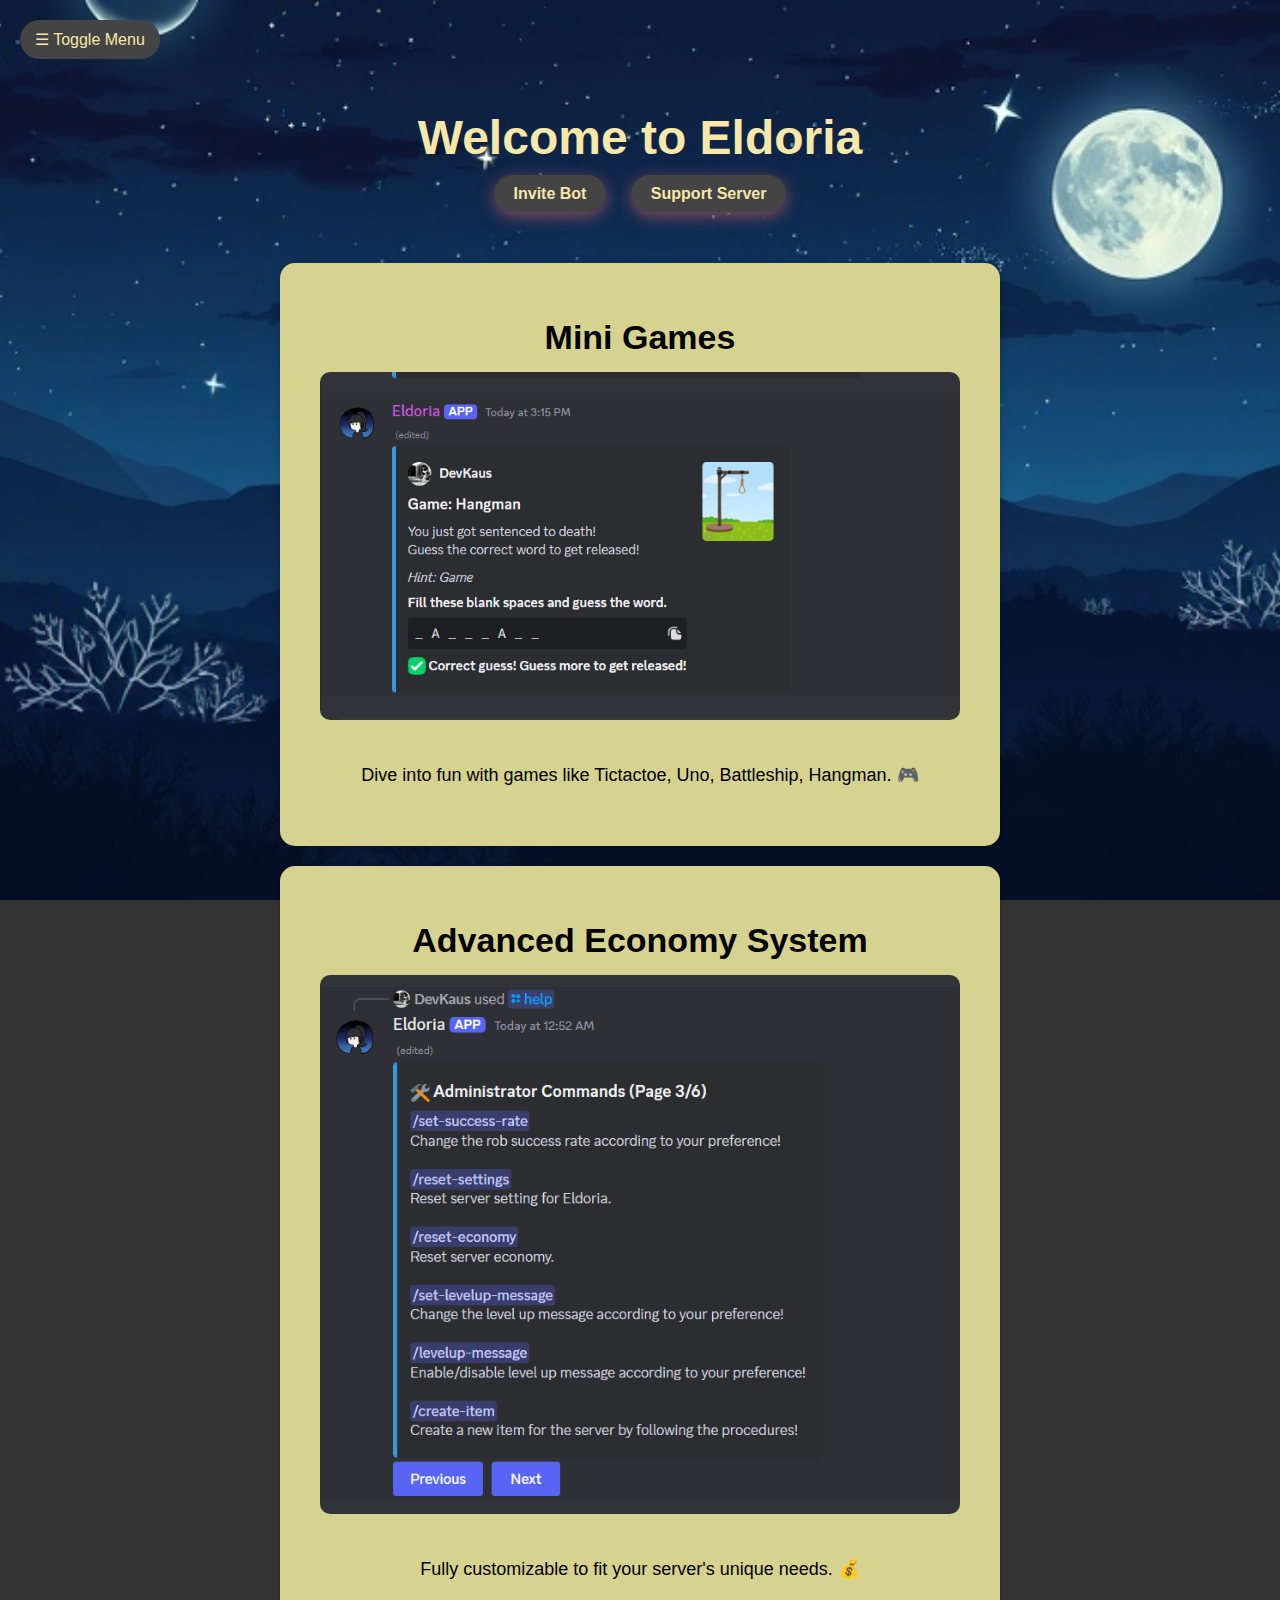
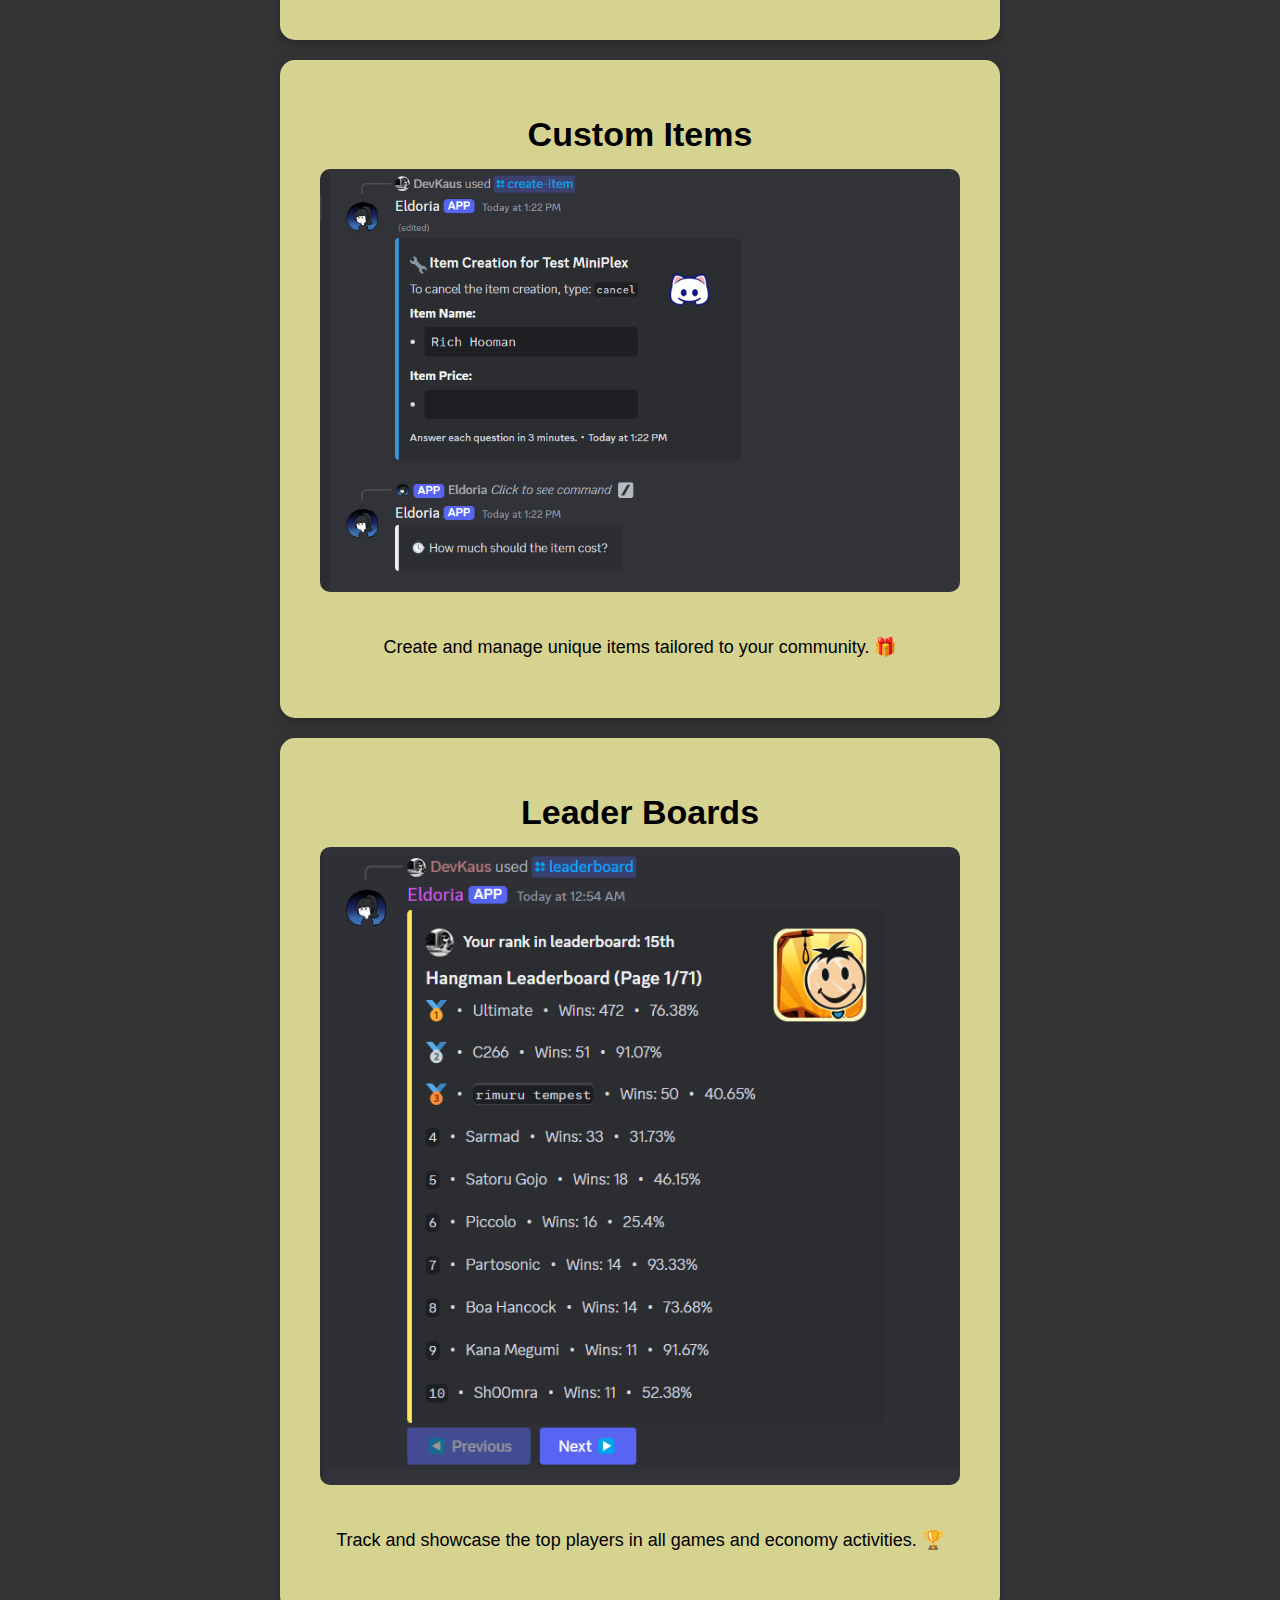
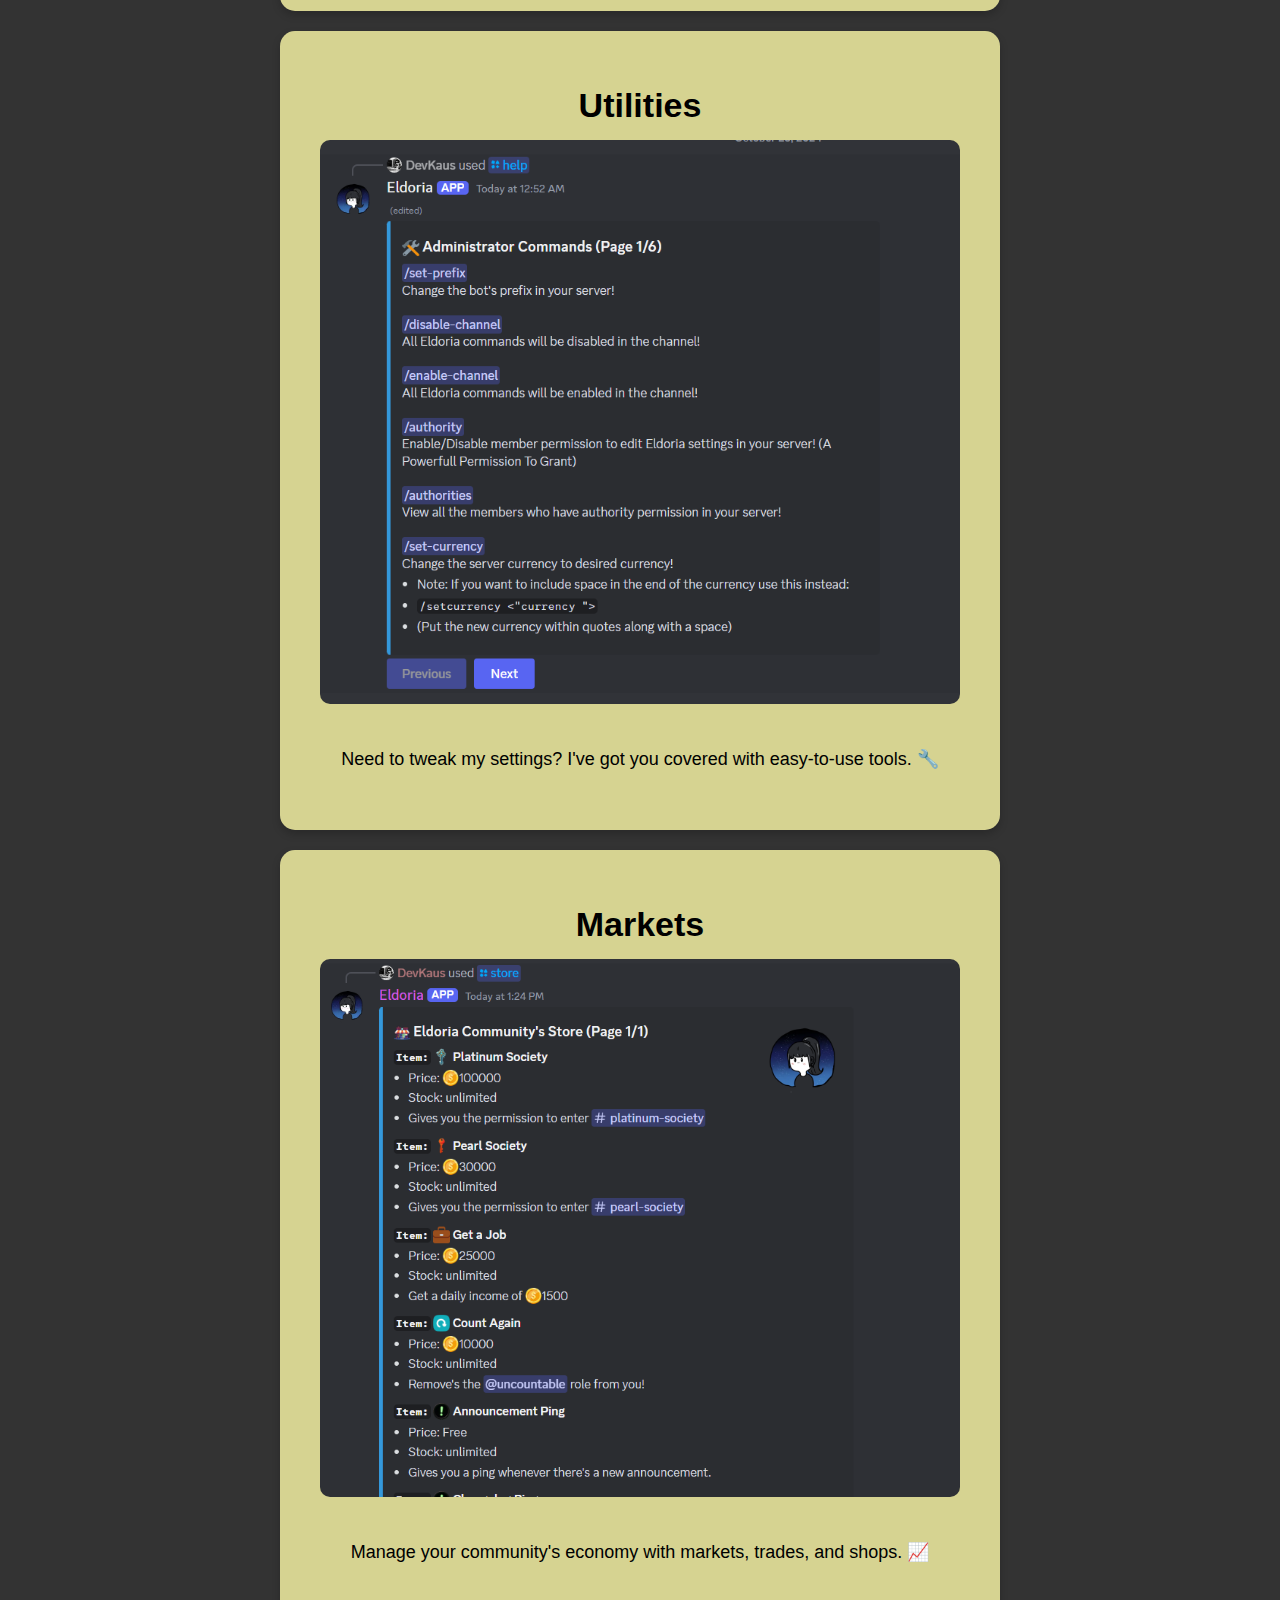
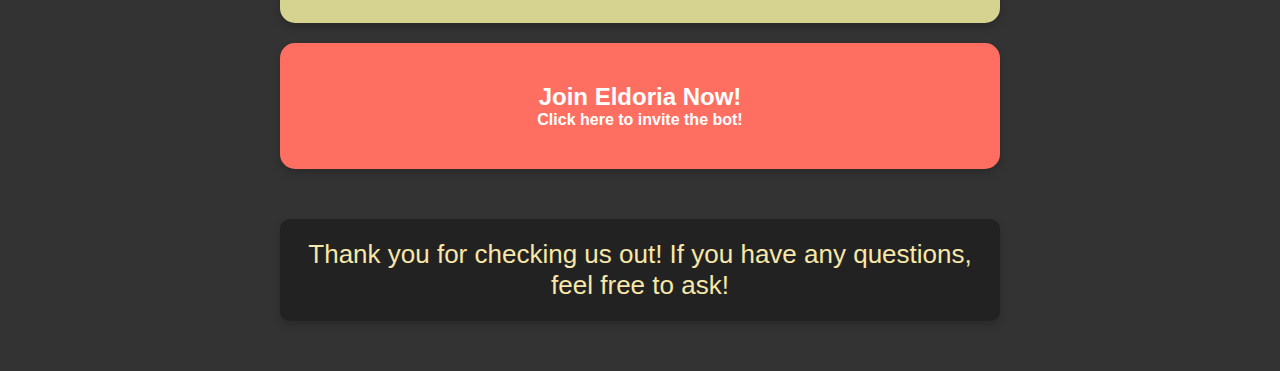
<file: index.html>
<!DOCTYPE html>
<html lang="en">
<head>
  <meta charset="UTF-8">
  <meta name="viewport" content="width=device-width, initial-scale=1.0">
  <link rel="icon" href="Images/icon.png" type="image/x-icon">
  <title>Eldoria - Your Ultimate Discord Bot</title>
  <style>
    * {
      margin: 0;
      padding: 0;
      box-sizing: border-box;
    }
    body {
        display: flex;
        font-family: Arial, sans-serif;
        background-color: #333333 !important;
        background-image: url('Images/background.jpeg') !important;
        background-size: cover !important; 
        background-position: center !important; 
        background-attachment: fixed !important; 
        color: #f7f7f7 !important;
        margin: 0;
        padding: 0;
    }


    .container {
        flex: 1;
        display: flex;
        flex-direction: column;
        align-items: center;
        padding: 40px;
        border-radius: 15px;
        text-align: center;
    }

    @media (max-width: 768px) {
      .container {
        width: 100%;
        padding: 20px;
      }

      .header h1 {
        font-size: 2em;
      }

      .buttons {
        display: flex;
        flex-direction: column;
        gap: 10px; 
      }

      .button {
        font-size: 0.9em;
        padding: 8px 15px;
        width: 100%;
        margin: 0 auto;
        display: block;
      }

      .section, .feature-highlights, .cta, .bottom-text {
        width: 100%;
        font-size: 1em;
        padding: 20px;
      }

      .toggle-button {
        font-size: 0.9em;
      }
    }

    .header {
        margin-bottom: 50px;
    }

    .header h1 {
        margin-top: 70px;
        position: relative;
        color: #f7e7a8;
        z-index: 2; 
        font-size: 3em;
    }

    .buttons {
        position: relative; 
        z-index: 2; 
        margin-top: 20px; 
    }

    .button {
        text-decoration: none;
        padding: 10px 20px; 
        background-color: #444444;
        color:#f7e7a8; 
        font-size: 1em;
        font-weight: bold;
        border-radius: 25px;
        box-shadow: 0 4px 15px rgba(255, 107, 107, 0.5); 
        transition: background-color 0.3s ease, transform 0.2s ease, box-shadow 0.3s ease;
        margin: 0 10px; 
    }

    .button:hover {
        background-color: #ff4d4d;
        transform: translateY(-3px) scale(1.05); 
        box-shadow: 0 8px 25px rgba(255, 107, 107, 0.7); 
    }

    .button:active {
        transform: translateY(1px) scale(1);
        box-shadow: 0 4px 15px rgba(255, 107, 107, 0.5); 
    }

    .toggle-button {
        background-color: #444444;
        color: #f7e7a8;
        padding: 10px 15px;
        border: none;
        border-radius: 25px;
        cursor: pointer;
        margin: 10px;
        font-size: 1em;
        position: fixed;
        top: 10px;
        left: 10px;
        z-index: 1000;
        transition: background-color 0.3s ease;
    }

    .toggle-button:hover {
        background-color: #ff4d4d;
    }

    .side-menu {
        display: none; 
        position: fixed; 
        left: 0;
        top: 0;
        height: 100%;
        width: 200px; 
        background-color: #444444;
        color: #f7f7f7;
        padding: 20px;
        box-shadow: 2px 0 5px rgba(0, 0, 0, 0.5);
        z-index: 999; 
    }

    .side-menu.active {
        display: block;
    }

    .section, .feature-highlights, .cta, .bottom-text {
      padding: 40px; 
      border-radius: 15px;
      width: 60%;
      margin: 10px 0;
      text-align: center;
      background: #d6d391; 
      color: #f7f7f7; 
      box-shadow: 0 4px 8px rgba(0, 0, 0, 0.2);
      transition: transform 0.3s ease, box-shadow 0.3s ease;
    }

    .section:hover, .feature-highlights:hover, .cta:hover, .bottom-text:hover {
      transform: translateY(-5px);
      box-shadow: 0 8px 16px rgba(45, 20, 20, 0.3);
    }

    .section img {
      width: 100%;
      border-radius: 10px;
      transition: transform 0.3s ease;
      margin-bottom: 20px;
    }

    .section img:hover {
      transform: scale(1.05);
    }

    .section h2 {
      color: #000000;
      font-size: 34px; 
      margin: 15px 0; 
      transition: color 0.3s ease;
    }

    .section:hover h2 {
      color: #3a3552;
    }

    .section p {
        color: #000000;
        font-size: 18px;
        margin: 20px 0; 
    }

    .cta {
      background-color: #ff6f61;
      color: #ffffff;
    }

    .cta a {
      color: #ffffff;
      text-decoration: none;
      font-weight: bold;
    }

    .cta a:hover {
      text-decoration: underline;
    }

    .bottom-text {
      background-color: #222222;
      color: #f7e7a8;
      padding: 20px;
      border-radius: 10px;
      box-shadow: 0 4px 8px rgba(0, 0, 0, 0.2);
      margin-top: 40px;
      font-size: 26px; 
      text-align: center;
    }
  </style>
</head>
<body>

<!-- Toggle Button -->
<button class="toggle-button" onclick="toggleMenu()">☰ Toggle Menu</button>

<!-- Side Menu -->
<div id="sideMenuContainer" class="side-menu"></div>

<div class="container">
  
  <!-- Header with buttons -->
  <div class="header">
    <h1>Welcome to Eldoria</h1>
    <div class="buttons">
      <a href="https://discord.com/oauth2/authorize?client_id=1248537739326918727" class="button">Invite Bot</a>
      <a href="https://discord.gg/jK89HDWfxA" class="button">Support Server</a>
    </div>
  </div>

  <!-- Features Section -->
  <div class="section">
    <h2>Mini Games</h2>
    <img src="Images/hangman.png" alt="Minigames">
    <p>Dive into fun with games like Tictactoe, Uno, Battleship, Hangman. 🎮</p>
  </div>

  <div class="section">
    <h2>Advanced Economy System</h2>
    <img src="Images/economy.png" alt="Advanced Economy System">
    <p>Fully customizable to fit your server's unique needs. 💰</p>
  </div>

  <div class="section">
    <h2>Custom Items</h2>
    <img src="Images/item.png" alt="Custom Items">
    <p>Create and manage unique items tailored to your community. 🎁</p>
  </div>

  <div class="section">
    <h2>Leader Boards</h2>
    <img src="Images/leaderboard.png" alt="Leaderboards">
    <p>Track and showcase the top players in all games and economy activities. 🏆</p>
  </div>

  <div class="section">
    <h2>Utilities</h2>
    <img src="Images/utility.png" alt="Utilities">
    <p>Need to tweak my settings? I've got you covered with easy-to-use tools. 🔧</p>
  </div>

  <div class="section">
    <h2>Markets</h2>
    <img src="Images/market.png" alt="Markets">
    <p>Manage your community's economy with markets, trades, and shops. 📈</p>
  </div>

  <!-- Call to Action -->
  <div class="cta">
    <h2>Join Eldoria Now!</h2>
    <p><a href="https://discord.com/oauth2/authorize?client_id=1248537739326918727">Click here to invite the bot!</a></p>
  </div>

  <div class="bottom-text">
    <p>Thank you for checking us out! If you have any questions, feel free to ask!</p>
  </div>
</div>

<script>
    function toggleMenu() {
        const sideMenuContainer = document.getElementById('sideMenuContainer');
        sideMenuContainer.classList.toggle('active');

        if (sideMenuContainer.classList.contains('active')) {
            fetch('side-menu.html')
                .then(response => response.text())
                .then(data => {
                    sideMenuContainer.innerHTML = data;
                })
                .catch(error => {
                    console.error('Error loading side menu:', error);
                });
        } else {
            sideMenuContainer.innerHTML = '';
        }
    }
</script>

</body>
</html>
</file>
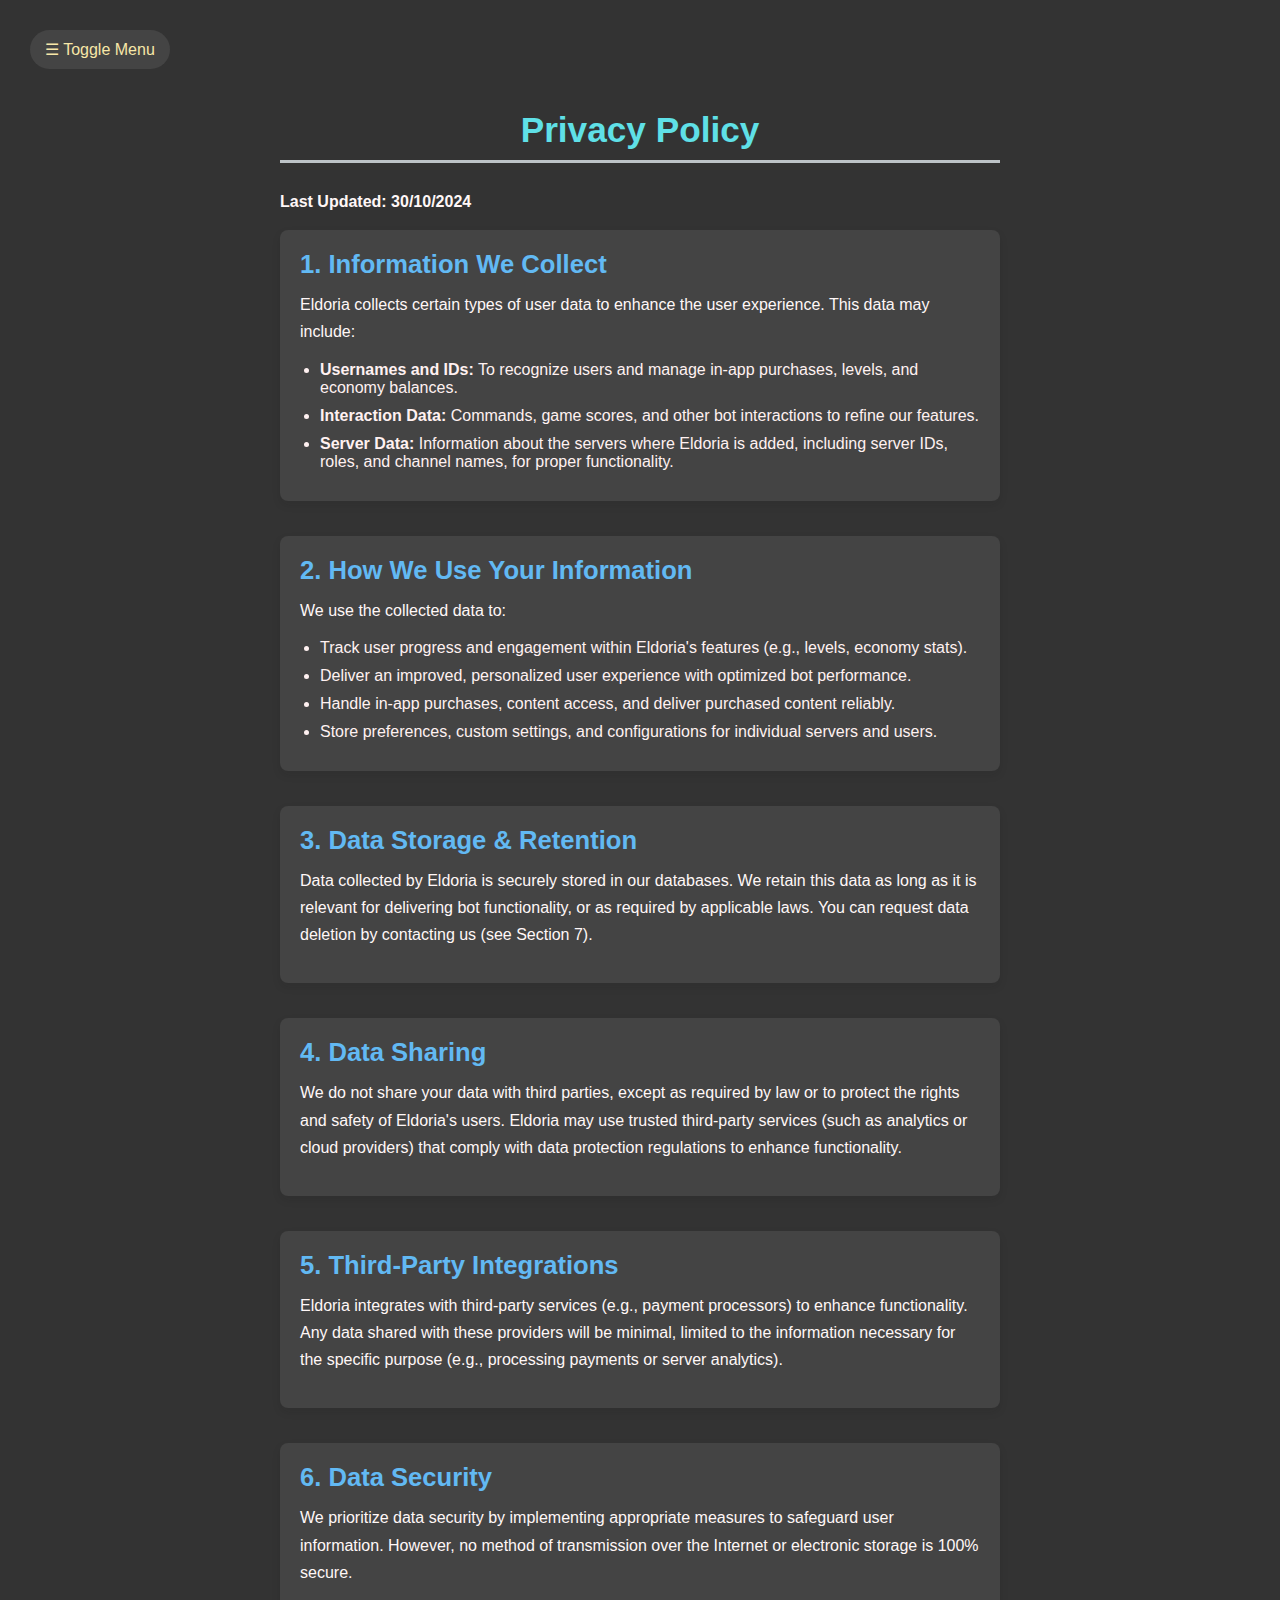
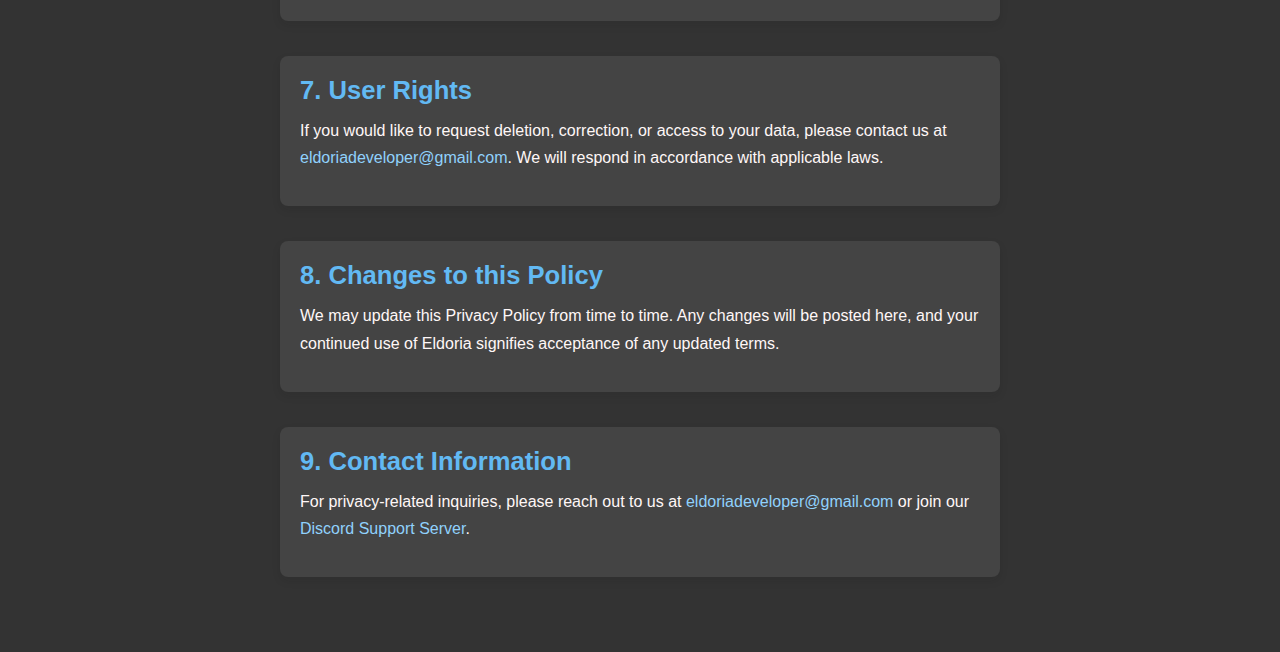
<file: privacy_policy.html>
<!DOCTYPE html>
<html lang="en">
<head>
  <meta charset="UTF-8">
  <meta name="viewport" content="width=device-width, initial-scale=1.0">
  <link rel="icon" href="Images/icon.png" type="image/x-icon">
  <title>Eldoria Privacy Policy</title>
  <style>
    * {
      margin: 0;
      padding: 0;
      box-sizing: border-box;
    }

    body {
      font-family: Arial, sans-serif;
      display: flex;
      background-color: #333333 !important;
      color: #efdddd;
    }

    .toggle-button {
        background-color: #444444;
        color: #f7e7a8;
        padding: 10px 15px;
        border: none;
        border-radius: 25px;
        cursor: pointer;
        margin: 10px;
        font-size: 1em;
        position: fixed;
        top: 20px;
        left: 20px;
        z-index: 1000;
        transition: background-color 0.3s ease;
    }

    .toggle-button:hover {
        background-color: #ff4d4d;
    }

    .side-menu {
        display: none; 
        position: fixed; 
        left: 0;
        top: 0;
        height: 100%;
        width: 200px; 
        background-color: #444444;
        color: #f7f7f7;
        padding: 20px;
        box-shadow: 2px 0 5px rgba(0, 0, 0, 0.5);
        z-index: 999; 
    }

    .side-menu.active {
        display: block;
    }

    .content {
      flex: 1;
      padding: 40px;
      max-width: 800px;
      margin: 70px auto 0;
    }

    .content h1 {
      font-size: 2.2em;
      color: #5fe0e7;
      margin-bottom: 25px;
      border-bottom: 3px solid #bdc3c7;
      padding-bottom: 10px;
      text-align: center;
    }

    .content section {
      margin-bottom: 35px;
      padding: 20px;
      border-radius: 8px;
      background-color: #444444;
      box-shadow: 0px 4px 8px rgba(24, 24, 24, 0.1);
    }

    .content h2 {
      font-size: 1.6em;
      color: #62b9f3;
      margin-bottom: 12px;
    }

    .content p {
      line-height: 1.7;
      margin-bottom: 15px;
      color: #fff7f7;
    }

    ul {
      padding-left: 20px;
      margin-top: 10px;
      color: #fff1f1;
    }

    ul li {
      margin-bottom: 10px;
    }

    a {
      color: #90d1fc;
      text-decoration: none;
    }

    a:hover {
      text-decoration: underline;
    }
  </style>
</head>
<body>

<!-- Toggle Button -->
<button class="toggle-button" onclick="toggleMenu()">☰ Toggle Menu</button>

<!-- Side Menu -->
<div id="sideMenuContainer" class="side-menu"></div>

<!-- Privacy Policy Content -->
<div class="content">
  <h1>Privacy Policy</h1>
    <p><strong>Last Updated: 30/10/2024</strong></p>

  <section>
    <h2>1. Information We Collect</h2>
    <p>Eldoria collects certain types of user data to enhance the user experience. This data may include:</p>
    <ul>
      <li><strong>Usernames and IDs:</strong> To recognize users and manage in-app purchases, levels, and economy balances.</li>
      <li><strong>Interaction Data:</strong> Commands, game scores, and other bot interactions to refine our features.</li>
      <li><strong>Server Data:</strong> Information about the servers where Eldoria is added, including server IDs, roles, and channel names, for proper functionality.</li>
    </ul>
  </section>

  <section>
    <h2>2. How We Use Your Information</h2>
    <p>We use the collected data to:</p>
    <ul>
      <li>Track user progress and engagement within Eldoria's features (e.g., levels, economy stats).</li>
      <li>Deliver an improved, personalized user experience with optimized bot performance.</li>
      <li>Handle in-app purchases, content access, and deliver purchased content reliably.</li>
      <li>Store preferences, custom settings, and configurations for individual servers and users.</li>
    </ul>
  </section>

  <section>
    <h2>3. Data Storage & Retention</h2>
    <p>Data collected by Eldoria is securely stored in our databases. We retain this data as long as it is relevant for delivering bot functionality, or as required by applicable laws. You can request data deletion by contacting us (see Section 7).</p>
  </section>

  <section>
    <h2>4. Data Sharing</h2>
    <p>We do not share your data with third parties, except as required by law or to protect the rights and safety of Eldoria's users. Eldoria may use trusted third-party services (such as analytics or cloud providers) that comply with data protection regulations to enhance functionality.</p>
  </section>

  <section>
    <h2>5. Third-Party Integrations</h2>
    <p>Eldoria integrates with third-party services (e.g., payment processors) to enhance functionality. Any data shared with these providers will be minimal, limited to the information necessary for the specific purpose (e.g., processing payments or server analytics).</p>
  </section>

  <section>
    <h2>6. Data Security</h2>
    <p>We prioritize data security by implementing appropriate measures to safeguard user information. However, no method of transmission over the Internet or electronic storage is 100% secure.</p>
  </section>

  <section>
    <h2>7. User Rights</h2>
    <p>If you would like to request deletion, correction, or access to your data, please contact us at <a href="mailto:eldoriadeveloper@gmail.com">eldoriadeveloper@gmail.com</a>. We will respond in accordance with applicable laws.</p>
  </section>

  <section>
    <h2>8. Changes to this Policy</h2>
    <p>We may update this Privacy Policy from time to time. Any changes will be posted here, and your continued use of Eldoria signifies acceptance of any updated terms.</p>
  </section>

  <section>
    <h2>9. Contact Information</h2>
    <p>For privacy-related inquiries, please reach out to us at <a href="mailto:eldoriadeveloper@gmail.com">eldoriadeveloper@gmail.com</a> or join our <a href="https://discord.gg/jK89HDWfxA">Discord Support Server</a>.</p>
  </section>
</div>

<script>
  function toggleMenu() {
      const sideMenuContainer = document.getElementById('sideMenuContainer');
      sideMenuContainer.classList.toggle('active'); 

      // If the menu is now active, load content
      if (sideMenuContainer.classList.contains('active')) {
          fetch('side-menu.html')
              .then(response => response.text())
              .then(data => {
                  sideMenuContainer.innerHTML = data; 
              })
              .catch(error => {
                  console.error('Error loading side menu:', error);
              });
      } else {
          sideMenuContainer.innerHTML = ''; 
      }
  }
</script>

</body>
</html>
</file>
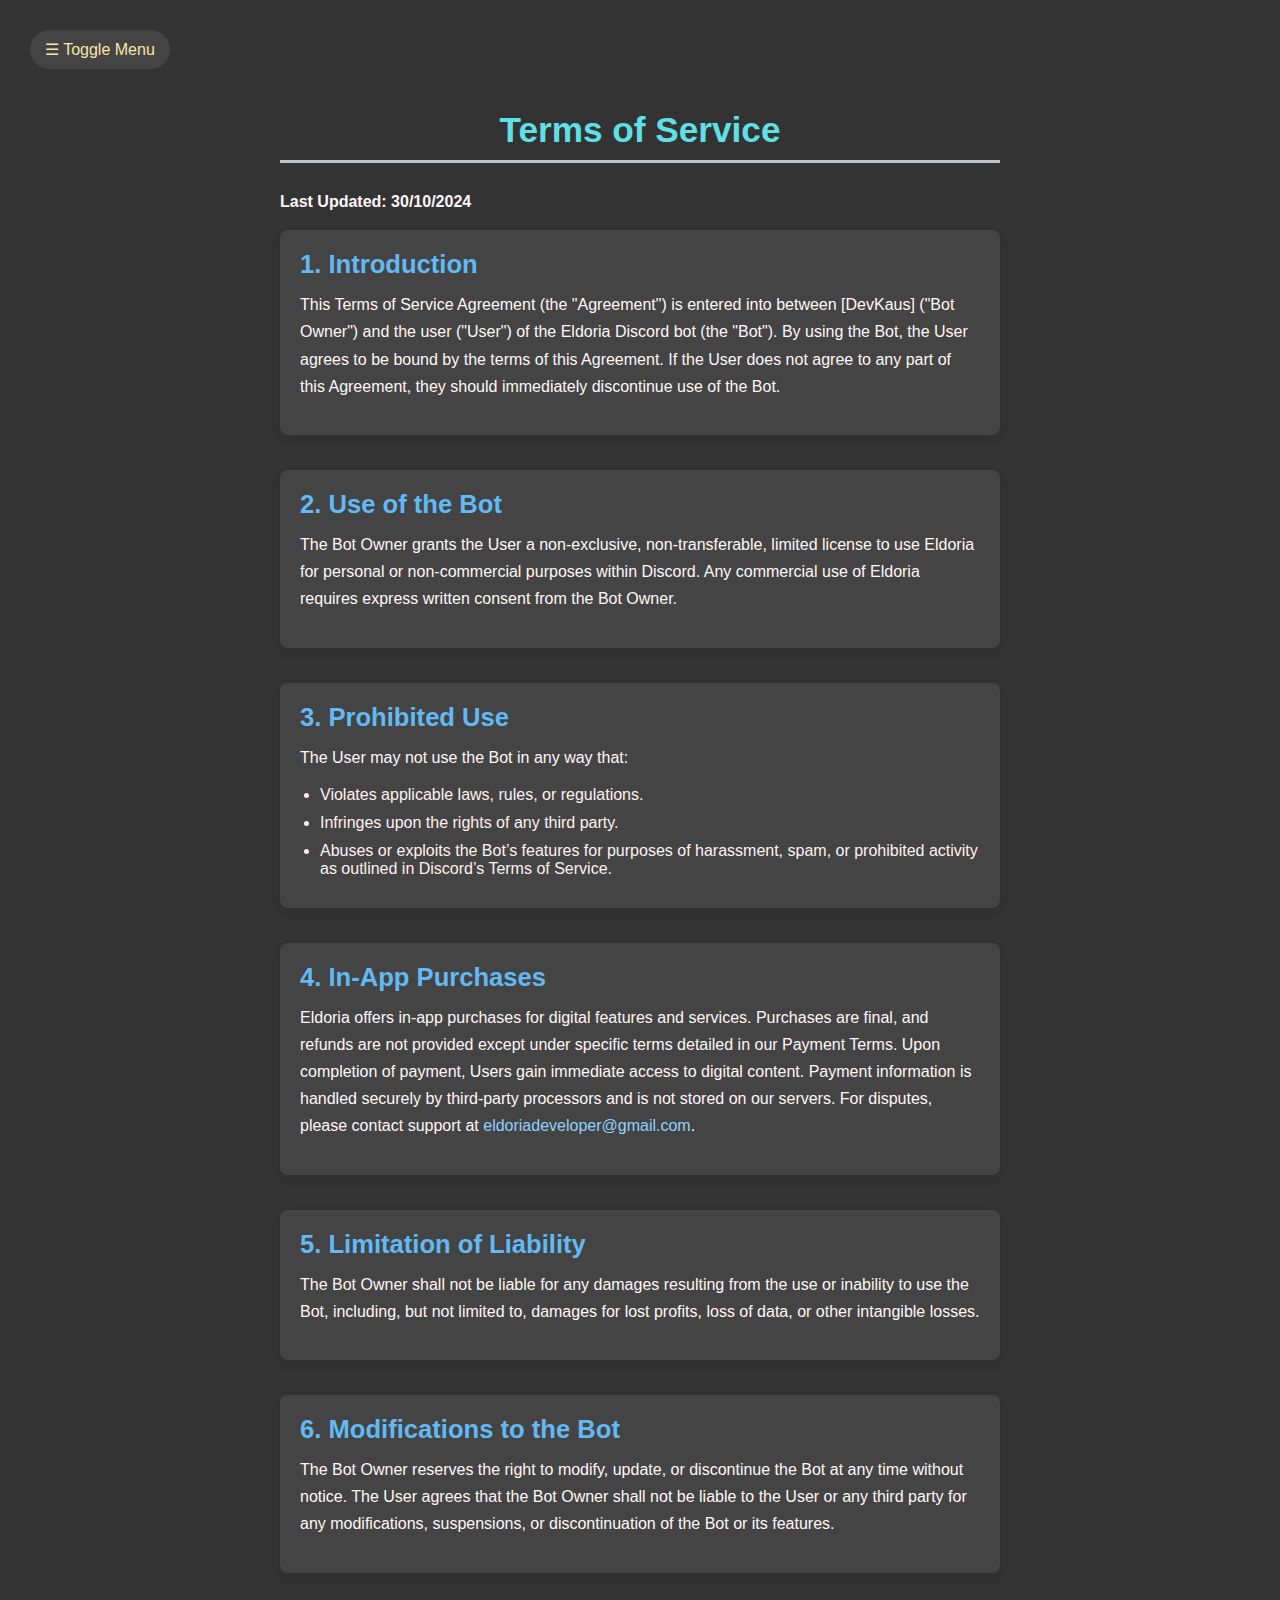
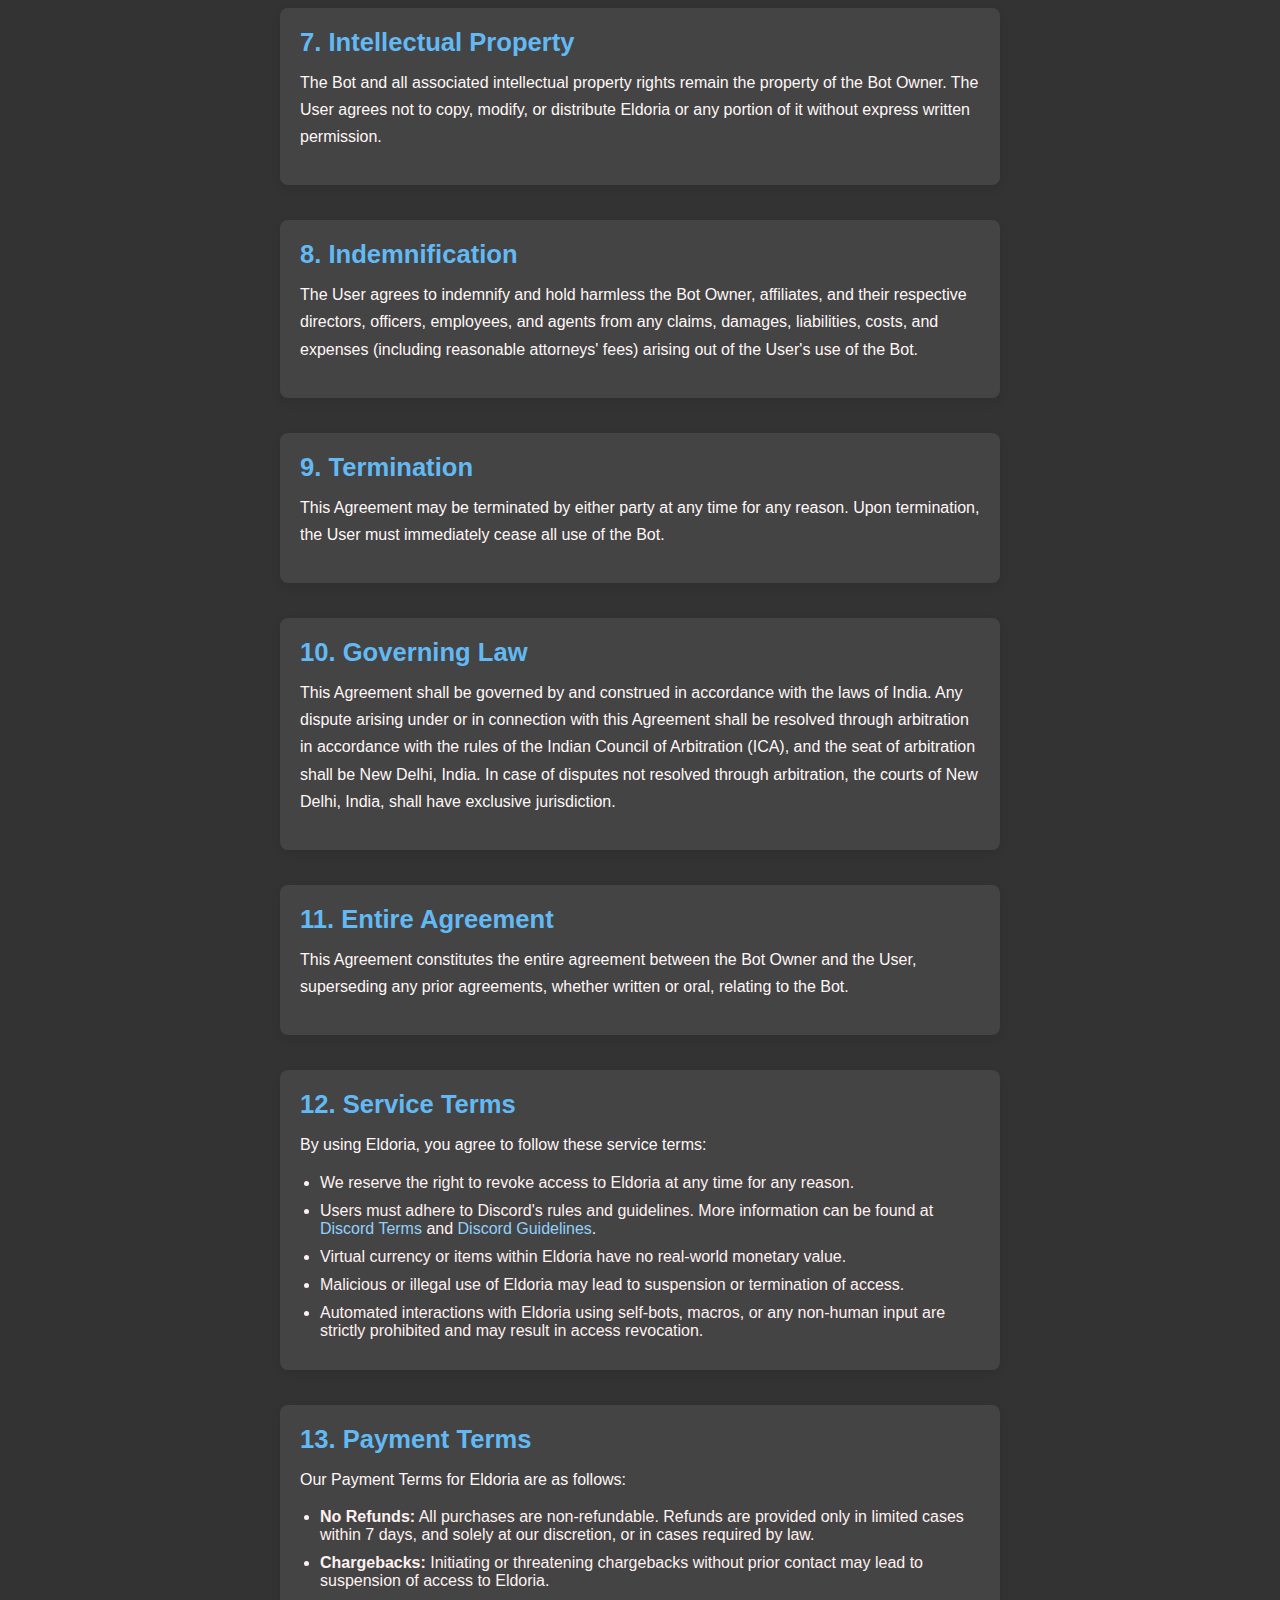
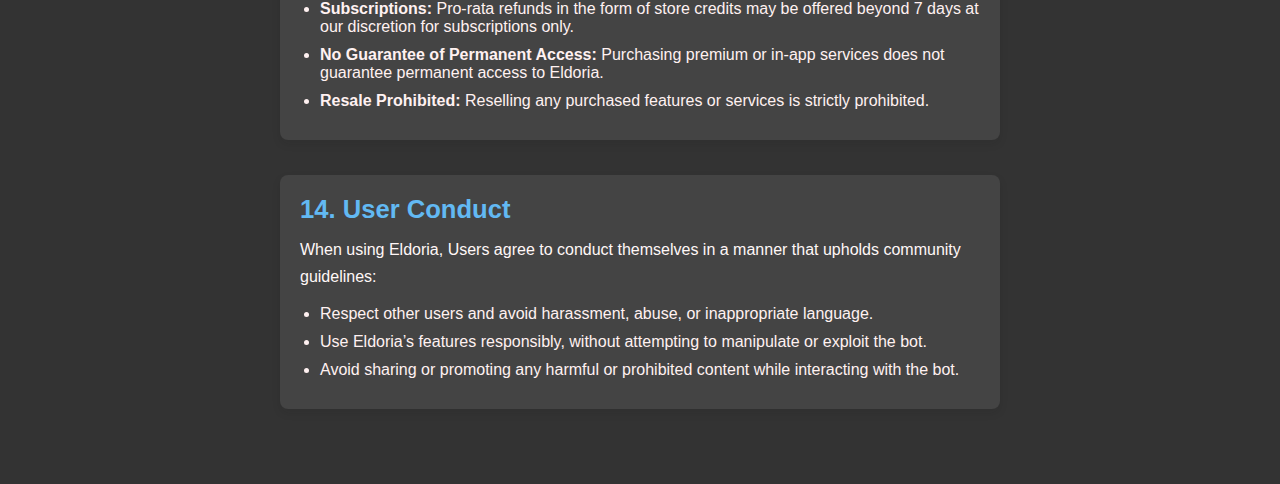
<file: terms_of_service.html>
<!DOCTYPE html>
<html lang="en">
<head>
  <meta charset="UTF-8">
  <meta name="viewport" content="width=device-width, initial-scale=1.0">
  <link rel="icon" href="Images/icon.png" type="image/x-icon">
  <title>Eldoria Terms of Service</title>
  <style>
    * {
      margin: 0;
      padding: 0;
      box-sizing: border-box;
    }

    body {
      font-family: Arial, sans-serif;
      display: flex;
      background-color: #333333 !important;
      color: #efdddd;
    }

    .toggle-button {
        background-color: #444444;
        color: #f7e7a8;
        padding: 10px 15px;
        border: none;
        border-radius: 25px;
        cursor: pointer;
        margin: 10px;
        font-size: 1em;
        position: fixed;
        top: 20px;
        left: 20px;
        z-index: 1000;
        transition: background-color 0.3s ease;
    }

    .toggle-button:hover {
        background-color: #ff4d4d;
    }

    .side-menu {
        display: none; 
        position: fixed; 
        left: 0;
        top: 0;
        height: 100%;
        width: 200px; 
        background-color: #444444;
        color: #f7f7f7;
        padding: 20px;
        box-shadow: 2px 0 5px rgba(0, 0, 0, 0.5);
        z-index: 999; 
    }

    .side-menu.active {
        display: block;
    }

    .content {
      flex: 1;
      padding: 40px;
      max-width: 800px;
      margin: 70px auto 0;
    }

    .content h1 {
      font-size: 2.2em;
      color: #5fe0e7;
      margin-bottom: 25px;
      border-bottom: 3px solid #bdc3c7;
      padding-bottom: 10px;
      text-align: center;
    }

    .content section {
      margin-bottom: 35px;
      padding: 20px;
      border-radius: 8px;
      background-color: #444444;
      box-shadow: 0px 4px 8px rgba(24, 24, 24, 0.1);
    }

    .content h2 {
      font-size: 1.6em;
      color: #62b9f3;
      margin-bottom: 12px;
    }

    .content p {
      line-height: 1.7;
      margin-bottom: 15px;
      color: #fff7f7;
    }

    ul {
      padding-left: 20px;
      margin-top: 10px;
      color: #fff1f1;
    }

    ul li {
      margin-bottom: 10px;
    }

    a {
      color: #90d1fc;
      text-decoration: none;
    }

    a:hover {
      text-decoration: underline;
    }
  </style>
</head>
<body>

<!-- Toggle Button -->
<button class="toggle-button" onclick="toggleMenu()">☰ Toggle Menu</button>

<!-- Side Menu -->
<div id="sideMenuContainer" class="side-menu"></div>

<!-- Terms of Service Content -->
<div class="content">
  <h1>Terms of Service</h1>
  <p><strong>Last Updated: 30/10/2024</strong></p>

  <section>
    <h2>1. Introduction</h2>
    <p>This Terms of Service Agreement (the "Agreement") is entered into between [DevKaus] ("Bot Owner") and the user ("User") of the Eldoria Discord bot (the "Bot"). By using the Bot, the User agrees to be bound by the terms of this Agreement. If the User does not agree to any part of this Agreement, they should immediately discontinue use of the Bot.</p>
  </section>

  <section>
    <h2>2. Use of the Bot</h2>
    <p>The Bot Owner grants the User a non-exclusive, non-transferable, limited license to use Eldoria for personal or non-commercial purposes within Discord. Any commercial use of Eldoria requires express written consent from the Bot Owner.</p>
  </section>

  <section>
    <h2>3. Prohibited Use</h2>
    <p>The User may not use the Bot in any way that:</p>
    <ul>
      <li>Violates applicable laws, rules, or regulations.</li>
      <li>Infringes upon the rights of any third party.</li>
      <li>Abuses or exploits the Bot’s features for purposes of harassment, spam, or prohibited activity as outlined in Discord’s Terms of Service.</li>
    </ul>
  </section>

  <section>
    <h2>4. In-App Purchases</h2>
    <p>Eldoria offers in-app purchases for digital features and services. Purchases are final, and refunds are not provided except under specific terms detailed in our Payment Terms. Upon completion of payment, Users gain immediate access to digital content. Payment information is handled securely by third-party processors and is not stored on our servers. For disputes, please contact support at <a href="mailto:eldoriadeveloper@gmail.com">eldoriadeveloper@gmail.com</a>.</p>
  </section>

  <section>
    <h2>5. Limitation of Liability</h2>
    <p>The Bot Owner shall not be liable for any damages resulting from the use or inability to use the Bot, including, but not limited to, damages for lost profits, loss of data, or other intangible losses.</p>
  </section>

  <section>
    <h2>6. Modifications to the Bot</h2>
    <p>The Bot Owner reserves the right to modify, update, or discontinue the Bot at any time without notice. The User agrees that the Bot Owner shall not be liable to the User or any third party for any modifications, suspensions, or discontinuation of the Bot or its features.</p>
  </section>

  <section>
    <h2>7. Intellectual Property</h2>
    <p>The Bot and all associated intellectual property rights remain the property of the Bot Owner. The User agrees not to copy, modify, or distribute Eldoria or any portion of it without express written permission.</p>
  </section>

  <section>
    <h2>8. Indemnification</h2>
    <p>The User agrees to indemnify and hold harmless the Bot Owner, affiliates, and their respective directors, officers, employees, and agents from any claims, damages, liabilities, costs, and expenses (including reasonable attorneys' fees) arising out of the User's use of the Bot.</p>
  </section>

  <section>
    <h2>9. Termination</h2>
    <p>This Agreement may be terminated by either party at any time for any reason. Upon termination, the User must immediately cease all use of the Bot.</p>
  </section>

  <section>
    <h2>10. Governing Law</h2>
    <p>This Agreement shall be governed by and construed in accordance with the laws of India. Any dispute arising under or in connection with this Agreement shall be resolved through arbitration in accordance with the rules of the Indian Council of Arbitration (ICA), and the seat of arbitration shall be New Delhi, India. In case of disputes not resolved through arbitration, the courts of New Delhi, India, shall have exclusive jurisdiction.</p>
  </section>

  <section>
    <h2>11. Entire Agreement</h2>
    <p>This Agreement constitutes the entire agreement between the Bot Owner and the User, superseding any prior agreements, whether written or oral, relating to the Bot.</p>
  </section>

  <section>
    <h2>12. Service Terms</h2>
    <p>By using Eldoria, you agree to follow these service terms:</p>
    <ul>
      <li>We reserve the right to revoke access to Eldoria at any time for any reason.</li>
      <li>Users must adhere to Discord's rules and guidelines. More information can be found at <a href="https://discord.com/terms">Discord Terms</a> and <a href="https://discord.com/guidelines">Discord Guidelines</a>.</li>
      <li>Virtual currency or items within Eldoria have no real-world monetary value.</li>
      <li>Malicious or illegal use of Eldoria may lead to suspension or termination of access.</li>
      <li>Automated interactions with Eldoria using self-bots, macros, or any non-human input are strictly prohibited and may result in access revocation.</li>
    </ul>
  </section>

  <section>
    <h2>13. Payment Terms</h2>
    <p>Our Payment Terms for Eldoria are as follows:</p>
    <ul>
      <li><strong>No Refunds:</strong> All purchases are non-refundable. Refunds are provided only in limited cases within 7 days, and solely at our discretion, or in cases required by law.</li>
      <li><strong>Chargebacks:</strong> Initiating or threatening chargebacks without prior contact may lead to suspension of access to Eldoria.</li>
      <li><strong>Subscriptions:</strong> Pro-rata refunds in the form of store credits may be offered beyond 7 days at our discretion for subscriptions only.</li>
      <li><strong>No Guarantee of Permanent Access:</strong> Purchasing premium or in-app services does not guarantee permanent access to Eldoria.</li>
      <li><strong>Resale Prohibited:</strong> Reselling any purchased features or services is strictly prohibited.</li>
    </ul>
  </section>

  <section>
    <h2>14. User Conduct</h2>
    <p>When using Eldoria, Users agree to conduct themselves in a manner that upholds community guidelines:</p>
    <ul>
      <li>Respect other users and avoid harassment, abuse, or inappropriate language.</li>
      <li>Use Eldoria’s features responsibly, without attempting to manipulate or exploit the bot.</li>
      <li>Avoid sharing or promoting any harmful or prohibited content while interacting with the bot.</li>
    </ul>
  </section>
  
</div>

<script>
  function toggleMenu() {
      const sideMenuContainer = document.getElementById('sideMenuContainer');
      sideMenuContainer.classList.toggle('active'); 

      // If the menu is now active, load content
      if (sideMenuContainer.classList.contains('active')) {
          fetch('side-menu.html')
              .then(response => response.text())
              .then(data => {
                  sideMenuContainer.innerHTML = data; 
              })
              .catch(error => {
                  console.error('Error loading side menu:', error);
              });
      } else {
          sideMenuContainer.innerHTML = ''; 
      }
  }
</script>

</body>
</html>
</file>
